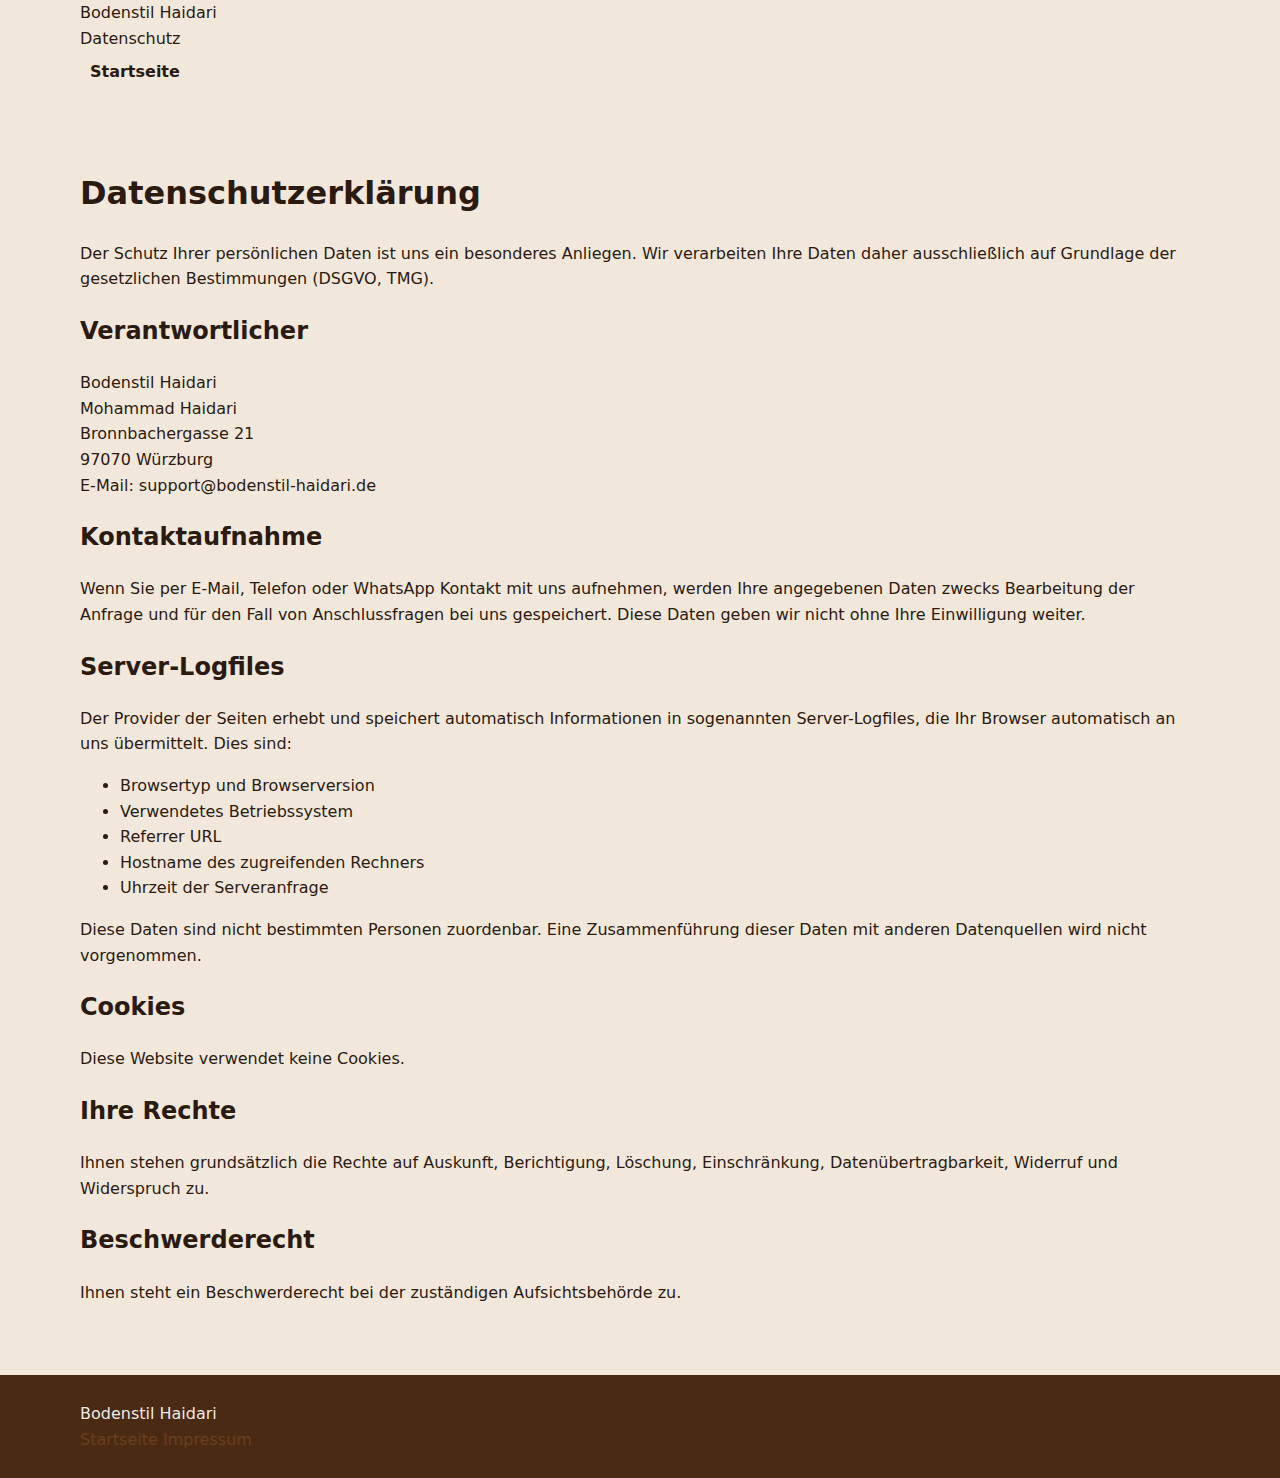
<file:  datenschutz.html>
<!doctype html>
<html lang="de">
<head>
  <meta charset="utf-8">
  <meta name="viewport" content="width=device-width, initial-scale=1">
  <title>Datenschutz | Bodenstil Haidari</title>
  <link rel="stylesheet" href="styles.css">
</head>

<body>

<header class="header">
  <div class="container header__inner">
    <div class="brand">
      <div class="brand__name">Bodenstil Haidari</div>
      <div class="brand__sub">Datenschutz</div>
    </div>
    <nav class="nav">
      <a href="index.html">Startseite</a>
    </nav>
  </div>
</header>

<main class="section">
  <div class="container">
    <h1>Datenschutzerklärung</h1>

    <p>
      Der Schutz Ihrer persönlichen Daten ist uns ein besonderes Anliegen.
      Wir verarbeiten Ihre Daten daher ausschließlich auf Grundlage der gesetzlichen Bestimmungen (DSGVO, TMG).
    </p>

    <h2>Verantwortlicher</h2>
    <p>
      Bodenstil Haidari<br>
      Mohammad Haidari<br>
      Bronnbachergasse 21<br>
      97070 Würzburg<br>
      E-Mail: support@bodenstil-haidari.de
    </p>

    <h2>Kontaktaufnahme</h2>
    <p>
      Wenn Sie per E-Mail, Telefon oder WhatsApp Kontakt mit uns aufnehmen, werden Ihre angegebenen Daten zwecks Bearbeitung der Anfrage
      und für den Fall von Anschlussfragen bei uns gespeichert.
      Diese Daten geben wir nicht ohne Ihre Einwilligung weiter.
    </p>

    <h2>Server-Logfiles</h2>
    <p>
      Der Provider der Seiten erhebt und speichert automatisch Informationen in sogenannten Server-Logfiles,
      die Ihr Browser automatisch an uns übermittelt. Dies sind:
    </p>

    <ul>
      <li>Browsertyp und Browserversion</li>
      <li>Verwendetes Betriebssystem</li>
      <li>Referrer URL</li>
      <li>Hostname des zugreifenden Rechners</li>
      <li>Uhrzeit der Serveranfrage</li>
    </ul>

    <p>
      Diese Daten sind nicht bestimmten Personen zuordenbar.
      Eine Zusammenführung dieser Daten mit anderen Datenquellen wird nicht vorgenommen.
    </p>

    <h2>Cookies</h2>
    <p>
      Diese Website verwendet keine Cookies.
    </p>

    <h2>Ihre Rechte</h2>
    <p>
      Ihnen stehen grundsätzlich die Rechte auf Auskunft, Berichtigung, Löschung,
      Einschränkung, Datenübertragbarkeit, Widerruf und Widerspruch zu.
    </p>

    <h2>Beschwerderecht</h2>
    <p>
      Ihnen steht ein Beschwerderecht bei der zuständigen Aufsichtsbehörde zu.
    </p>
  </div>
</main>

<footer class="footer">
  <div class="container footer__inner">
    <div>Bodenstil Haidari</div>
    <div class="footer__links">
      <a href="index.html">Startseite</a>
      <a href="impressum.html">Impressum</a>
    </div>
  </div>
</footer>

</body>
</html>
</file>
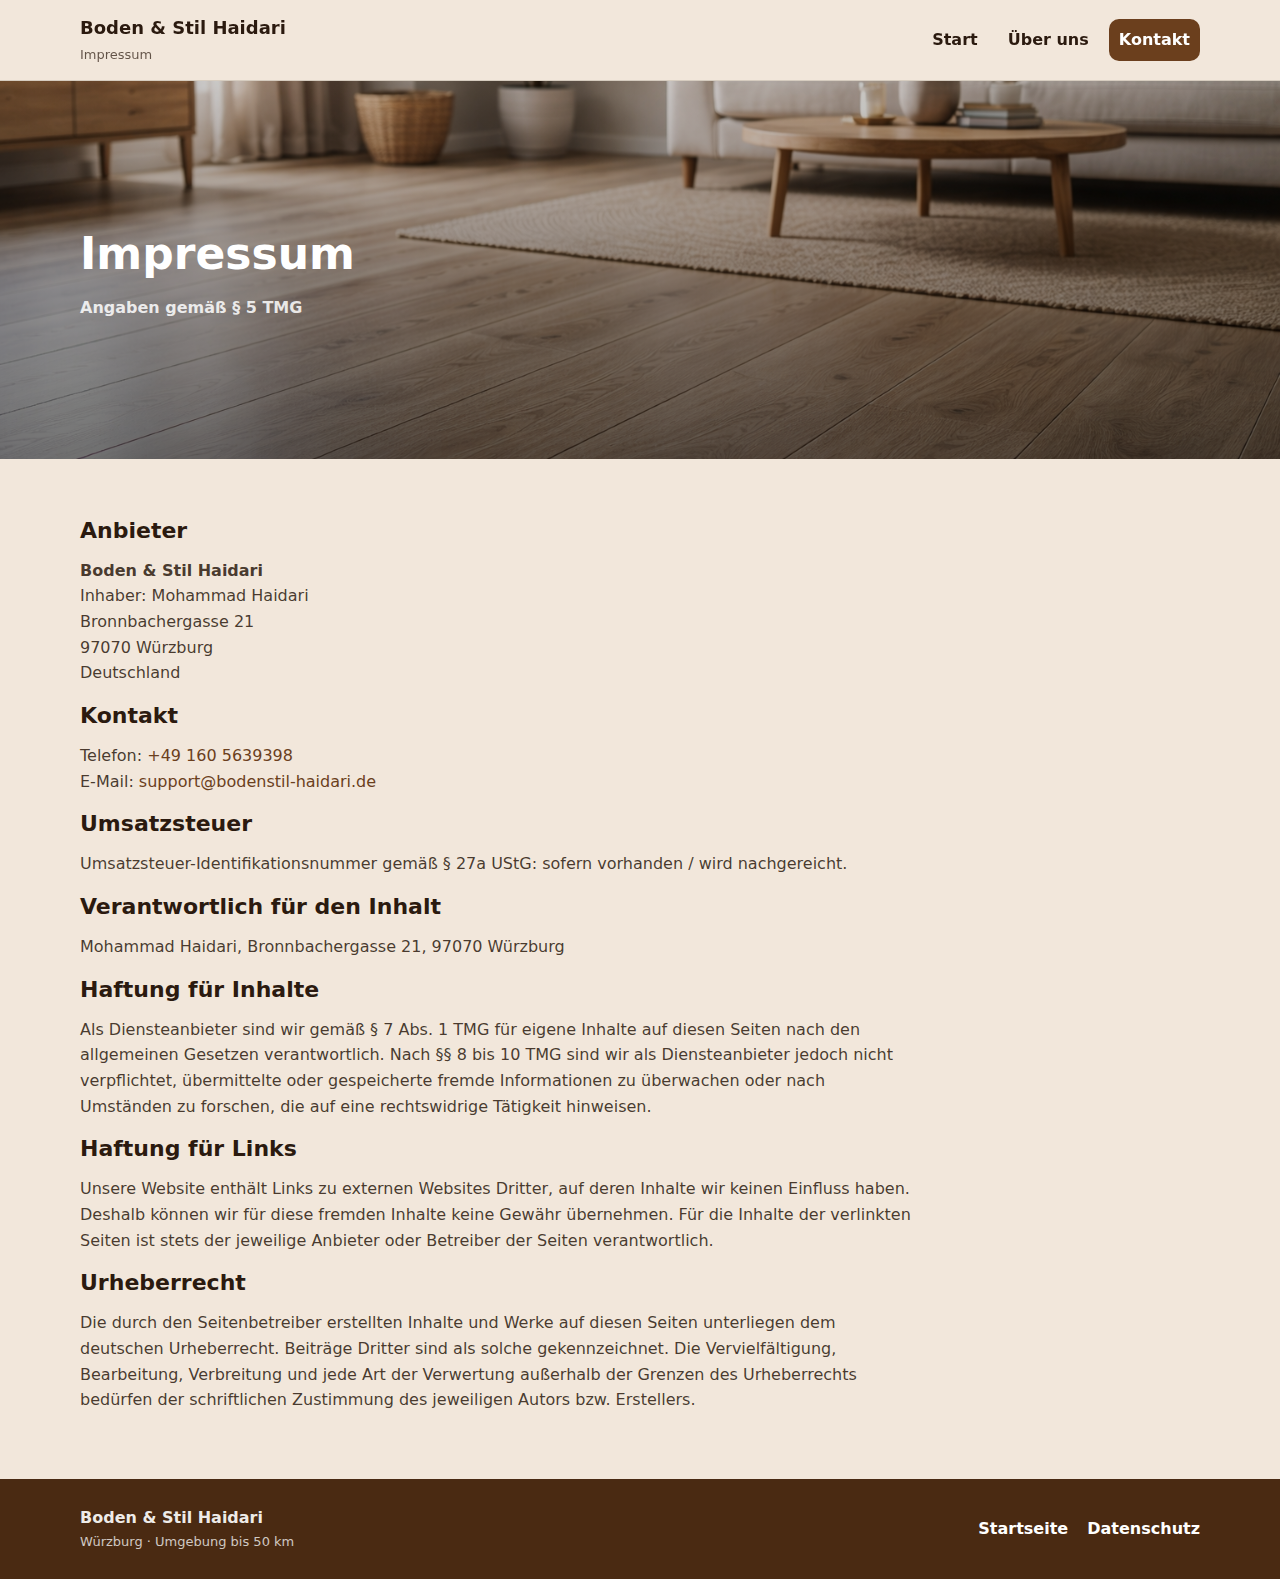
<file: impressum.html>
<!doctype html>
<html lang="de">
<head>
  <meta charset="utf-8">
  <meta name="viewport" content="width=device-width,initial-scale=1">
  <title>Impressum | Boden & Stil Haidari</title>
  <meta name="description" content="Impressum von Boden & Stil Haidari.">
  <meta name="theme-color" content="#6B3F1D">
  <link rel="stylesheet" href="style.css">
</head>

<body>
  <a class="skip" href="#main">Zum Inhalt</a>

  <header class="topbar">
    <div class="container topbar-inner">
      <div class="brand">
        <div class="brand-name">Boden & Stil Haidari</div>
        <div class="brand-sub">Impressum</div>
      </div>

      <nav class="nav" aria-label="Navigation">
        <a href="index.html">Start</a>
        <a href="ueber-uns.html">Über uns</a>
        <a href="index.html#kontakt" class="nav-cta">Kontakt</a>
      </nav>
    </div>
  </header>

  <main id="main">
    <section class="page-hero about-hero">
      <div class="page-hero-overlay">
        <div class="container">
          <h1>Impressum</h1>
          <p>Angaben gemäß § 5 TMG</p>
        </div>
      </div>
    </section>

    <section class="section">
      <div class="container content">
        <h2>Anbieter</h2>
        <p>
          <strong>Boden & Stil Haidari</strong><br>
          Inhaber: Mohammad Haidari<br>
          Bronnbachergasse 21<br>
          97070 Würzburg<br>
          Deutschland
        </p>

        <h2>Kontakt</h2>
        <p>
          Telefon: <a href="tel:+491605639398">+49 160 5639398</a><br>
          E-Mail: <a href="mailto:support@bodenstil-haidari.de">support@bodenstil-haidari.de</a>
        </p>

        <h2>Umsatzsteuer</h2>
        <p>
          Umsatzsteuer-Identifikationsnummer gemäß § 27a UStG: sofern vorhanden / wird nachgereicht.
        </p>

        <h2>Verantwortlich für den Inhalt</h2>
        <p>
          Mohammad Haidari, Bronnbachergasse 21, 97070 Würzburg
        </p>

        <h2>Haftung für Inhalte</h2>
        <p>
          Als Diensteanbieter sind wir gemäß § 7 Abs. 1 TMG für eigene Inhalte auf diesen Seiten nach den allgemeinen Gesetzen verantwortlich.
          Nach §§ 8 bis 10 TMG sind wir als Diensteanbieter jedoch nicht verpflichtet, übermittelte oder gespeicherte fremde Informationen zu überwachen
          oder nach Umständen zu forschen, die auf eine rechtswidrige Tätigkeit hinweisen.
        </p>

        <h2>Haftung für Links</h2>
        <p>
          Unsere Website enthält Links zu externen Websites Dritter, auf deren Inhalte wir keinen Einfluss haben.
          Deshalb können wir für diese fremden Inhalte keine Gewähr übernehmen. Für die Inhalte der verlinkten Seiten ist stets der jeweilige Anbieter
          oder Betreiber der Seiten verantwortlich.
        </p>

        <h2>Urheberrecht</h2>
        <p>
          Die durch den Seitenbetreiber erstellten Inhalte und Werke auf diesen Seiten unterliegen dem deutschen Urheberrecht.
          Beiträge Dritter sind als solche gekennzeichnet. Die Vervielfältigung, Bearbeitung, Verbreitung und jede Art der Verwertung außerhalb der Grenzen
          des Urheberrechts bedürfen der schriftlichen Zustimmung des jeweiligen Autors bzw. Erstellers.
        </p>
      </div>
    </section>

    <footer class="footer">
      <div class="container footer-inner">
        <div>
          <div class="footer-name">Boden & Stil Haidari</div>
          <div class="footer-sub">Würzburg · Umgebung bis 50 km</div>
        </div>
        <div class="footer-links">
          <a href="index.html">Startseite</a>
          <a href="datenschutz.html">Datenschutz</a>
        </div>
      </div>
    </footer>
  </main>
</body>
</html>
</file>
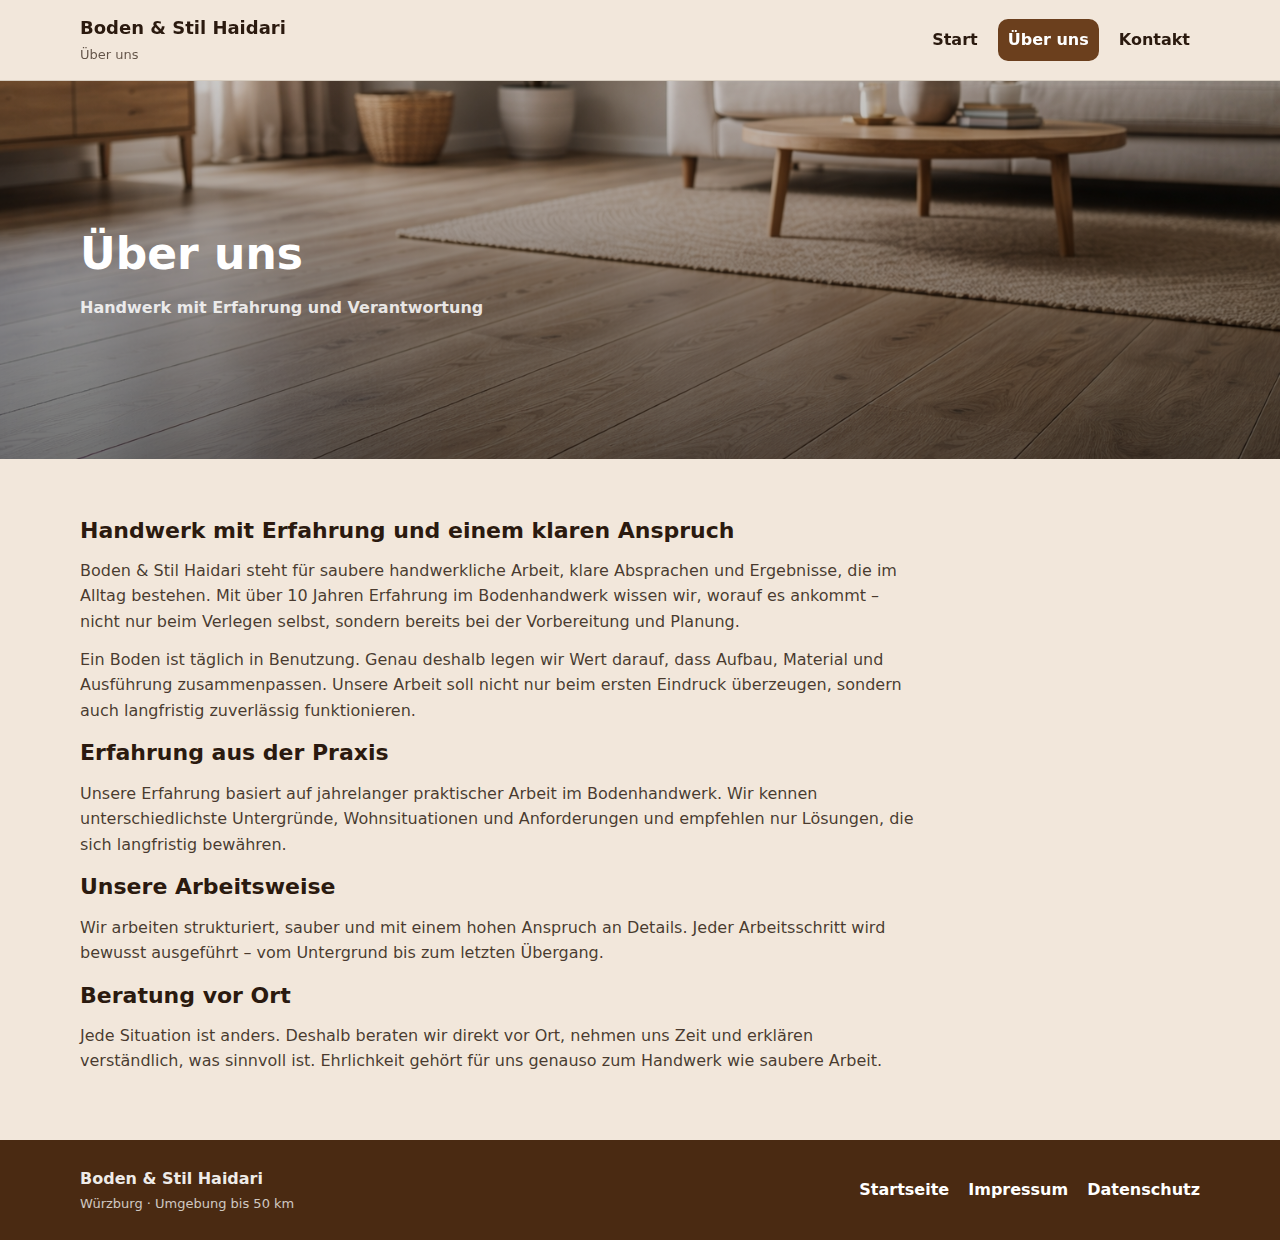
<file: ueber-uns.html>
<!doctype html>
<html lang="de">
<head>
  <meta charset="utf-8">
  <meta name="viewport" content="width=device-width,initial-scale=1">
  <title>Über uns | Boden & Stil Haidari</title>
  <meta name="description" content="Über Boden & Stil Haidari. Handwerk mit Erfahrung, Verantwortung und sauberer Ausführung.">
  <meta name="theme-color" content="#6B3F1D">
  <link rel="stylesheet" href="style.css">
</head>

<body>
  <a class="skip" href="#main">Zum Inhalt</a>

  <header class="topbar">
    <div class="container topbar-inner">
      <div class="brand">
        <div class="brand-name">Boden & Stil Haidari</div>
        <div class="brand-sub">Über uns</div>
      </div>
      <nav class="nav">
        <a href="index.html">Start</a>
        <a href="ueber-uns.html" class="nav-cta">Über uns</a>
        <a href="index.html#kontakt">Kontakt</a>
      </nav>
    </div>
  </header>

  <main id="main">
    <section class="page-hero about-hero">
      <div class="page-hero-overlay">
        <div class="container">
          <h1>Über uns</h1>
          <p>Handwerk mit Erfahrung und Verantwortung</p>
        </div>
      </div>
    </section>

    <section class="section">
      <div class="container content">
        <h2>Handwerk mit Erfahrung und einem klaren Anspruch</h2>
        <p>
          Boden & Stil Haidari steht für saubere handwerkliche Arbeit, klare Absprachen und Ergebnisse, die im Alltag bestehen.
          Mit über 10 Jahren Erfahrung im Bodenhandwerk wissen wir, worauf es ankommt – nicht nur beim Verlegen selbst,
          sondern bereits bei der Vorbereitung und Planung.
        </p>
        <p>
          Ein Boden ist täglich in Benutzung. Genau deshalb legen wir Wert darauf, dass Aufbau, Material und Ausführung zusammenpassen.
          Unsere Arbeit soll nicht nur beim ersten Eindruck überzeugen, sondern auch langfristig zuverlässig funktionieren.
        </p>

        <h2>Erfahrung aus der Praxis</h2>
        <p>
          Unsere Erfahrung basiert auf jahrelanger praktischer Arbeit im Bodenhandwerk.
          Wir kennen unterschiedlichste Untergründe, Wohnsituationen und Anforderungen und empfehlen nur Lösungen,
          die sich langfristig bewähren.
        </p>

        <h2>Unsere Arbeitsweise</h2>
        <p>
          Wir arbeiten strukturiert, sauber und mit einem hohen Anspruch an Details.
          Jeder Arbeitsschritt wird bewusst ausgeführt – vom Untergrund bis zum letzten Übergang.
        </p>

        <h2>Beratung vor Ort</h2>
        <p>
          Jede Situation ist anders. Deshalb beraten wir direkt vor Ort,
          nehmen uns Zeit und erklären verständlich, was sinnvoll ist.
          Ehrlichkeit gehört für uns genauso zum Handwerk wie saubere Arbeit.
        </p>
      </div>
    </section>

    <footer class="footer">
      <div class="container footer-inner">
        <div>
          <div class="footer-name">Boden & Stil Haidari</div>
          <div class="footer-sub">Würzburg · Umgebung bis 50 km</div>
        </div>
        <div class="footer-links">
          <a href="index.html">Startseite</a>
          <a href="impressum.html">Impressum</a>
          <a href="datenschutz.html">Datenschutz</a>
        </div>
      </div>
    </footer>
  </main>
</body>
</html>
</file>
<file: styles.css>
:root{
  --bg: #F2E7DB;
  --alt: #E6D3BF;
  --card: rgba(255,255,255,.86);
  --text: #2B1A0F;
  --muted: rgba(43,26,15,.72);
  --line: rgba(43,26,15,.14);
  --brown: #6B3F1D;
  --brownDark: #4A2A12;

  --radius: 16px;
  --shadow: 0 12px 30px rgba(0,0,0,.08);
}

*{ box-sizing:border-box; }
html{ scroll-behavior:smooth; }

body{
  margin:0;
  font-family: -apple-system, BlinkMacSystemFont, system-ui, "Segoe UI", Roboto, Arial, sans-serif;
  background: var(--bg);
  color: var(--text);
  line-height: 1.6;
}

a{ color: var(--brown); text-decoration:none; }
a:hover{ opacity:.9; }

.container{
  width: min(1120px, 92vw);
  margin: 0 auto;
}

.skip{
  position:absolute; left:-999px; top:auto;
  width:1px; height:1px; overflow:hidden;
}
.skip:focus{
  position:fixed; left:14px; top:14px;
  width:auto; height:auto;
  padding:10px 12px;
  background: #fff;
  border: 1px solid var(--line);
  border-radius: 12px;
  z-index: 9999;
}

/* Topbar */
.topbar{
  position: sticky;
  top: 0;
  z-index: 50;
  background: rgba(242,231,219,.92);
  backdrop-filter: blur(10px);
  border-bottom: 1px solid var(--line);
}
.topbar-inner{
  display:flex;
  align-items:center;
  justify-content:space-between;
  padding: 14px 0;
  gap: 16px;
}

.brand-name{ font-weight: 900; font-size: 18px; }
.brand-sub{ font-size: 13px; color: var(--muted); margin-top: 2px; }

.nav{
  display:flex;
  align-items:center;
  gap: 10px;
  flex-wrap: wrap;
}
.nav a{
  font-weight: 800;
  color: inherit;
  padding: 8px 10px;
  border-radius: 10px;
}
.nav a:hover{
  background: rgba(107,63,29,.10);
}
.nav-cta{
  background: var(--brown);
  color:#fff !important;
}
.nav-cta:hover{ background: var(--brownDark); }

/* Hero */
.hero{
  min-height: 78vh;
  background: url("assets/hero-bodenleger.jpg") center/cover no-repeat;
  position: relative;
}
.hero-overlay{
  min-height: 78vh;
  background: linear-gradient(0deg, rgba(0,0,0,.50), rgba(0,0,0,.24));
  display:flex;
  align-items:center;
}
.hero-inner{
  padding: 64px 0 52px;
  color: #fff;
  max-width: 900px;
}
.hero h1{
  margin: 0 0 10px;
  line-height: 1.08;
  font-size: clamp(34px, 4.8vw, 54px);
  font-weight: 900;
}
.hero-sub{
  margin: 0 0 18px;
  color: rgba(255,255,255,.88);
  font-weight: 700;
}

.hero-actions{
  display:flex;
  gap: 12px;
  flex-wrap: wrap;
}

.btn{
  display:inline-flex;
  align-items:center;
  justify-content:center;
  padding: 13px 18px;
  border-radius: 12px;
  font-weight: 900;
  border: 1px solid transparent;
  background: var(--brown);
  color:#fff;
  box-shadow: 0 10px 22px rgba(0,0,0,.18);
}
.btn:hover{ filter: brightness(.98); }
.btn-ghost{
  background: transparent;
  border-color: rgba(255,255,255,.55);
  color: #fff;
  box-shadow: none;
}

/* Sections */
.section{ padding: 54px 0; }
.section-tight{ padding: 34px 0; }

.section-alt{
  background: var(--alt);
  border-top: 1px solid rgba(43,26,15,.08);
  border-bottom: 1px solid rgba(43,26,15,.08);
}

.section-head{ margin-bottom: 18px; }
.section-head h2{
  margin: 0 0 6px;
  font-size: clamp(22px, 2.6vw, 34px);
  line-height: 1.18;
}
.muted{ margin: 0; color: var(--muted); }

.intro{
  margin:0;
  color: rgba(43,26,15,.86);
  max-width: 78ch;
}

/* Divider */
.divider{
  height: 56px;
  background: url("assets/section-divider-textur.jpg") center/cover no-repeat;
  border-top: 1px solid rgba(43,26,15,.08);
  border-bottom: 1px solid rgba(43,26,15,.08);
}

/* Leistungen background texture */
.section-texture{
  background:
    linear-gradient(0deg, rgba(242,231,219,.72), rgba(242,231,219,.72)),
    url("assets/hintergrund-holz-textur.jpg") center/cover no-repeat;
}

/* Cards */
.cards{
  display:grid;
  grid-template-columns: repeat(4, 1fr);
  gap: 14px;
}
.card{
  background: var(--card);
  border: 1px solid var(--line);
  border-radius: var(--radius);
  box-shadow: var(--shadow);
  padding: 18px;
}
.card h3{
  margin: 0 0 8px;
  font-weight: 900;
}
.card p{
  margin: 0;
  color: rgba(43,26,15,.84);
}

/* Trust block */
.trust{
  background: rgba(255,255,255,.76);
  border: 1px solid var(--line);
  border-radius: var(--radius);
  box-shadow: var(--shadow);
  padding: 18px;
}
.trust p{ margin:0; color: rgba(43,26,15,.84); }

/* Vorher / Nachher */
.ba-grid{ display:grid; gap: 14px; }

.ba-card{
  background: rgba(255,255,255,.86);
  border: 1px solid var(--line);
  border-radius: var(--radius);
  box-shadow: var(--shadow);
  padding: 14px;
}

.ba-top{
  display:flex;
  justify-content:space-between;
  align-items:center;
  gap: 10px;
  margin-bottom: 10px;
}
.ba-title{ font-weight: 900; }
.ba-tag{
  font-size: 12px;
  font-weight: 900;
  padding: 6px 10px;
  border-radius: 999px;
  background: rgba(107,63,29,.10);
  border: 1px solid rgba(107,63,29,.18);
  color: var(--brown);
}

.ba-row{
  display:grid;
  grid-template-columns: 1fr 1fr;
  gap: 12px;
}

.shot{
  margin:0;
  border-radius: 14px;
  overflow:hidden;
  border: 1px solid rgba(43,26,15,.10);
  background: rgba(0,0,0,.03);
}
.shot figcaption{
  font-weight: 900;
  font-size: 12px;
  padding: 10px 12px;
  background: rgba(0,0,0,.04);
  border-bottom: 1px solid rgba(43,26,15,.10);
}
.shot img{
  width: 100%;
  height: 240px;
  object-fit: cover;
  display:block;
}

/* Contact background */
.contact-bg{
  background: url("assets/kontakt-atmosphaere.jpg") center/cover no-repeat;
  position: relative;
  color: #fff;
}
.contact-bg::before{
  content:"";
  position:absolute;
  inset:0;
  background: rgba(0,0,0,.55);
}
.contact-bg .container{
  position: relative;
  z-index: 1;
}
.muted-on-dark{ color: rgba(255,255,255,.82); }

.contact-box{
  margin-top: 14px;
  background: rgba(255,255,255,.10);
  border: 1px solid rgba(255,255,255,.25);
  border-radius: var(--radius);
  padding: 14px;
  max-width: 760px;
}
.contact-row{
  display:flex;
  justify-content:space-between;
  gap: 12px;
  padding: 10px 0;
  border-bottom: 1px solid rgba(255,255,255,.18);
}
.contact-row:last-child{ border-bottom:0; }
.contact-row span{ font-weight: 900; color: rgba(255,255,255,.90); }
.contact-row a, .contact-row strong{ color:#fff; font-weight: 800; }

/* Page hero for about */
.page-hero{
  min-height: 42vh;
  display:flex;
  align-items:center;
  background: #222;
}
.about-hero{
  background: url("assets/ueber-uns-innenraum.jpg") center/cover no-repeat;
}
.page-hero-overlay{
  width:100%;
  min-height: 42vh;
  background: linear-gradient(0deg, rgba(0,0,0,.55), rgba(0,0,0,.20));
  display:flex;
  align-items:center;
  padding: 48px 0;
  color:#fff;
}
.page-hero-overlay h1{
  margin:0 0 6px;
  font-size: clamp(28px, 4vw, 44px);
  font-weight: 900;
}
.page-hero-overlay p{
  margin:0;
  color: rgba(255,255,255,.85);
  font-weight: 700;
}

.content h2{
  margin: 0 0 10px;
  font-size: 22px;
}
.content p{
  margin: 0 0 12px;
  color: rgba(43,26,15,.86);
  max-width: 82ch;
}

/* Footer */
.footer{
  background: var(--brownDark);
  color: rgba(255,255,255,.92);
  padding: 26px 0;
}
.footer-inner{
  display:flex;
  justify-content:space-between;
  align-items:center;
  gap: 12px;
  flex-wrap: wrap;
}
.footer-name{ font-weight: 900; }
.footer-sub{ color: rgba(255,255,255,.75); font-size: 13px; margin-top: 2px; }

.footer-links a{
  color: #fff;
  font-weight: 900;
  margin-left: 14px;
}

/* Responsive */
@media (max-width: 980px){
  .cards{ grid-template-columns: 1fr 1fr; }
  .ba-row{ grid-template-columns: 1fr; }
}
@media (max-width: 520px){
  .nav{ display:none; }
  .cards{ grid-template-columns: 1fr; }
  .shot img{ height: 220px; }
  .contact-row{ flex-direction: column; align-items:flex-start; }
}
</file>
<file: style.css>
:root{
  --bg: #F2E7DB;
  --alt: #E6D3BF;
  --card: rgba(255,255,255,.86);
  --text: #2B1A0F;
  --muted: rgba(43,26,15,.72);
  --line: rgba(43,26,15,.14);
  --brown: #6B3F1D;
  --brownDark: #4A2A12;

  --radius: 16px;
  --shadow: 0 12px 30px rgba(0,0,0,.08);
}

*{ box-sizing:border-box; }
html{ scroll-behavior:smooth; }

body{
  margin:0;
  font-family: -apple-system, BlinkMacSystemFont, system-ui, "Segoe UI", Roboto, Arial, sans-serif;
  background: var(--bg);
  color: var(--text);
  line-height: 1.6;
}

a{ color: var(--brown); text-decoration:none; }
a:hover{ opacity:.9; }

.container{
  width: min(1120px, 92vw);
  margin: 0 auto;
}

.skip{
  position:absolute; left:-999px; top:auto;
  width:1px; height:1px; overflow:hidden;
}
.skip:focus{
  position:fixed; left:14px; top:14px;
  width:auto; height:auto;
  padding:10px 12px;
  background: #fff;
  border: 1px solid var(--line);
  border-radius: 12px;
  z-index: 9999;
}

/* Topbar */
.topbar{
  position: sticky;
  top: 0;
  z-index: 50;
  background: rgba(242,231,219,.92);
  backdrop-filter: blur(10px);
  border-bottom: 1px solid var(--line);
}
.topbar-inner{
  display:flex;
  align-items:center;
  justify-content:space-between;
  padding: 14px 0;
  gap: 16px;
}

.brand-name{ font-weight: 900; font-size: 18px; }
.brand-sub{ font-size: 13px; color: var(--muted); margin-top: 2px; }

.nav{
  display:flex;
  align-items:center;
  gap: 10px;
  flex-wrap: wrap;
}
.nav a{
  font-weight: 800;
  color: inherit;
  padding: 8px 10px;
  border-radius: 10px;
}
.nav a:hover{
  background: rgba(107,63,29,.10);
}
.nav-cta{
  background: var(--brown);
  color:#fff !important;
}
.nav-cta:hover{ background: var(--brownDark); }

/* Hero */
.hero{
  min-height: 78vh;
  background: url("assets/hero-bodenleger.jpg") center/cover no-repeat;
  position: relative;
}
.hero-overlay{
  min-height: 78vh;
  background: linear-gradient(0deg, rgba(0,0,0,.50), rgba(0,0,0,.24));
  display:flex;
  align-items:center;
}
.hero-inner{
  padding: 64px 0 52px;
  color: #fff;
  max-width: 900px;
}
.hero h1{
  margin: 0 0 10px;
  line-height: 1.08;
  font-size: clamp(34px, 4.8vw, 54px);
  font-weight: 900;
}
.hero-sub{
  margin: 0 0 18px;
  color: rgba(255,255,255,.88);
  font-weight: 700;
}

.hero-actions{
  display:flex;
  gap: 12px;
  flex-wrap: wrap;
}

.btn{
  display:inline-flex;
  align-items:center;
  justify-content:center;
  padding: 13px 18px;
  border-radius: 12px;
  font-weight: 900;
  border: 1px solid transparent;
  background: var(--brown);
  color:#fff;
  box-shadow: 0 10px 22px rgba(0,0,0,.18);
}
.btn:hover{ filter: brightness(.98); }
.btn-ghost{
  background: transparent;
  border-color: rgba(255,255,255,.55);
  color: #fff;
  box-shadow: none;
}

/* Sections */
.section{ padding: 54px 0; }
.section-tight{ padding: 34px 0; }

.section-alt{
  background: var(--alt);
  border-top: 1px solid rgba(43,26,15,.08);
  border-bottom: 1px solid rgba(43,26,15,.08);
}

.section-head{ margin-bottom: 18px; }
.section-head h2{
  margin: 0 0 6px;
  font-size: clamp(22px, 2.6vw, 34px);
  line-height: 1.18;
}
.muted{ margin: 0; color: var(--muted); }

.intro{
  margin:0;
  color: rgba(43,26,15,.86);
  max-width: 78ch;
}

/* Divider */
.divider{
  height: 56px;
  background: url("assets/section-divider-textur.jpg") center/cover no-repeat;
  border-top: 1px solid rgba(43,26,15,.08);
  border-bottom: 1px solid rgba(43,26,15,.08);
}

/* Leistungen background texture */
.section-texture{
  background:
    linear-gradient(0deg, rgba(242,231,219,.72), rgba(242,231,219,.72)),
    url("assets/hintergrund-holz-textur.jpg") center/cover no-repeat;
}

/* Cards */
.cards{
  display:grid;
  grid-template-columns: repeat(4, 1fr);
  gap: 14px;
}
.card{
  background: var(--card);
  border: 1px solid var(--line);
  border-radius: var(--radius);
  box-shadow: var(--shadow);
  padding: 18px;
}
.card h3{
  margin: 0 0 8px;
  font-weight: 900;
}
.card p{
  margin: 0;
  color: rgba(43,26,15,.84);
}

/* Trust block */
.trust{
  background: rgba(255,255,255,.76);
  border: 1px solid var(--line);
  border-radius: var(--radius);
  box-shadow: var(--shadow);
  padding: 18px;
}
.trust p{ margin:0; color: rgba(43,26,15,.84); }

/* Vorher / Nachher */
.ba-grid{ display:grid; gap: 14px; }

.ba-card{
  background: rgba(255,255,255,.86);
  border: 1px solid var(--line);
  border-radius: var(--radius);
  box-shadow: var(--shadow);
  padding: 14px;
}

.ba-top{
  display:flex;
  justify-content:space-between;
  align-items:center;
  gap: 10px;
  margin-bottom: 10px;
}
.ba-title{ font-weight: 900; }
.ba-tag{
  font-size: 12px;
  font-weight: 900;
  padding: 6px 10px;
  border-radius: 999px;
  background: rgba(107,63,29,.10);
  border: 1px solid rgba(107,63,29,.18);
  color: var(--brown);
}

.ba-row{
  display:grid;
  grid-template-columns: 1fr 1fr;
  gap: 12px;
}

.shot{
  margin:0;
  border-radius: 14px;
  overflow:hidden;
  border: 1px solid rgba(43,26,15,.10);
  background: rgba(0,0,0,.03);
}
.shot figcaption{
  font-weight: 900;
  font-size: 12px;
  padding: 10px 12px;
  background: rgba(0,0,0,.04);
  border-bottom: 1px solid rgba(43,26,15,.10);
}
.shot img{
  width: 100%;
  height: 240px;
  object-fit: cover;
  display:block;
}

/* Contact background */
.contact-bg{
  background: url("assets/kontakt-atmosphaere.jpg") center/cover no-repeat;
  position: relative;
  color: #fff;
}
.contact-bg::before{
  content:"";
  position:absolute;
  inset:0;
  background: rgba(0,0,0,.55);
}
.contact-bg .container{
  position: relative;
  z-index: 1;
}
.muted-on-dark{ color: rgba(255,255,255,.82); }

.contact-box{
  margin-top: 14px;
  background: rgba(255,255,255,.10);
  border: 1px solid rgba(255,255,255,.25);
  border-radius: var(--radius);
  padding: 14px;
  max-width: 760px;
}
.contact-row{
  display:flex;
  justify-content:space-between;
  gap: 12px;
  padding: 10px 0;
  border-bottom: 1px solid rgba(255,255,255,.18);
}
.contact-row:last-child{ border-bottom:0; }
.contact-row span{ font-weight: 900; color: rgba(255,255,255,.90); }
.contact-row a, .contact-row strong{ color:#fff; font-weight: 800; }

/* Page hero for about */
.page-hero{
  min-height: 42vh;
  display:flex;
  align-items:center;
  background: #222;
}
.about-hero{
  background: url("assets/ueber-uns-innenraum.jpg") center/cover no-repeat;
}
.page-hero-overlay{
  width:100%;
  min-height: 42vh;
  background: linear-gradient(0deg, rgba(0,0,0,.55), rgba(0,0,0,.20));
  display:flex;
  align-items:center;
  padding: 48px 0;
  color:#fff;
}
.page-hero-overlay h1{
  margin:0 0 6px;
  font-size: clamp(28px, 4vw, 44px);
  font-weight: 900;
}
.page-hero-overlay p{
  margin:0;
  color: rgba(255,255,255,.85);
  font-weight: 700;
}

.content h2{
  margin: 0 0 10px;
  font-size: 22px;
}
.content p{
  margin: 0 0 12px;
  color: rgba(43,26,15,.86);
  max-width: 82ch;
}

/* Footer */
.footer{
  background: var(--brownDark);
  color: rgba(255,255,255,.92);
  padding: 26px 0;
}
.footer-inner{
  display:flex;
  justify-content:space-between;
  align-items:center;
  gap: 12px;
  flex-wrap: wrap;
}
.footer-name{ font-weight: 900; }
.footer-sub{ color: rgba(255,255,255,.75); font-size: 13px; margin-top: 2px; }

.footer-links a{
  color: #fff;
  font-weight: 900;
  margin-left: 14px;
}

/* Responsive */
@media (max-width: 980px){
  .cards{ grid-template-columns: 1fr 1fr; }
  .ba-row{ grid-template-columns: 1fr; }
}
@media (max-width: 520px){
  .nav{ display:none; }
  .cards{ grid-template-columns: 1fr; }
  .shot img{ height: 220px; }
  .contact-row{ flex-direction: column; align-items:flex-start; }
}
</file>
